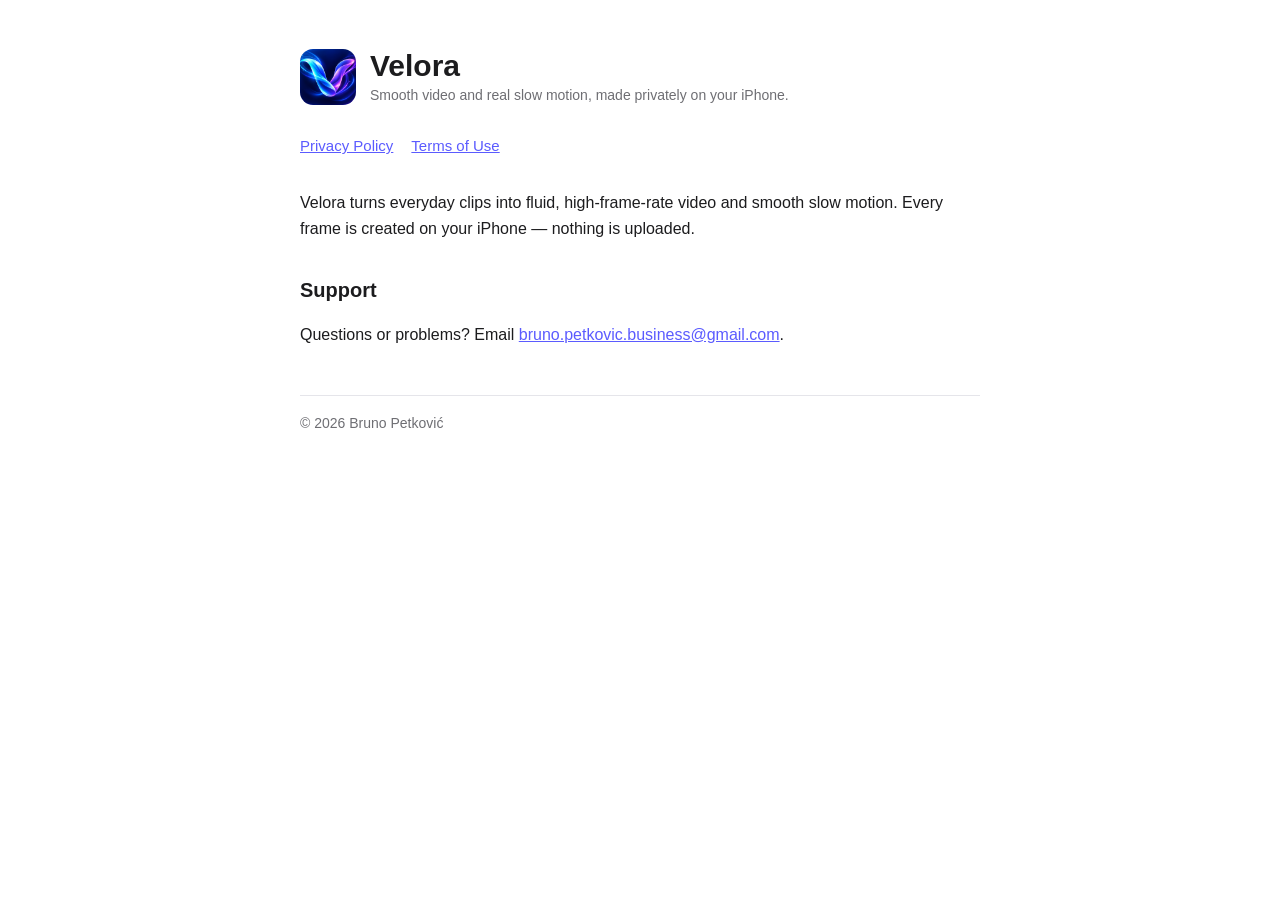
<file: index.html>
<!doctype html>
<html lang="en"><head><meta charset="utf-8"><meta name="viewport" content="width=device-width, initial-scale=1">
<title>Velora</title><link rel="stylesheet" href="style.css"></head>
<body><main>
<header><img src="icon.png" alt=""><div><h1>Velora</h1><div class="muted">Smooth video and real slow motion, made privately on your iPhone.</div></div></header>
<nav><a href="privacy.html">Privacy Policy</a><a href="terms.html">Terms of Use</a></nav>
<p>Velora turns everyday clips into fluid, high-frame-rate video and smooth slow motion. Every frame is created on your iPhone — nothing is uploaded.</p>
<h2>Support</h2>
<p>Questions or problems? Email <a href="mailto:bruno.petkovic.business@gmail.com">bruno.petkovic.business@gmail.com</a>.</p>
<footer>© 2026 Bruno Petković</footer>
</main></body></html>
</file>
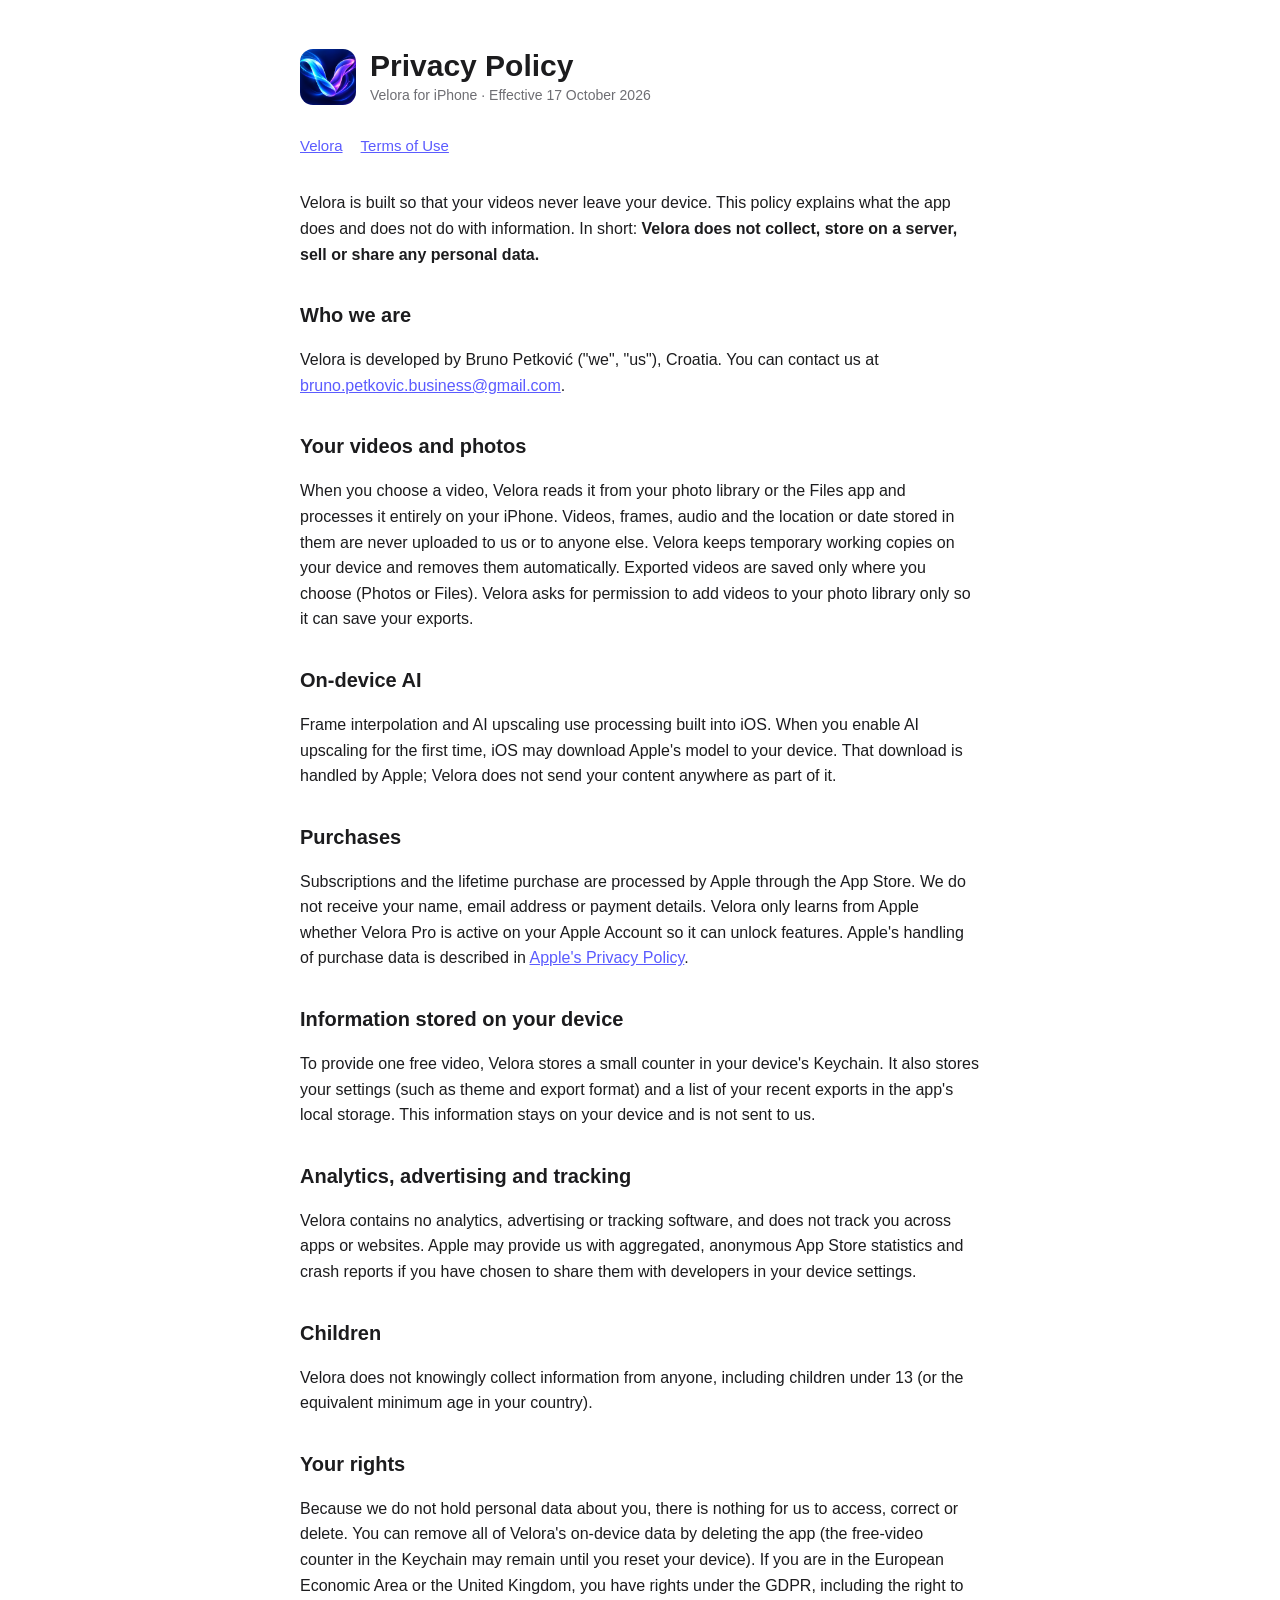
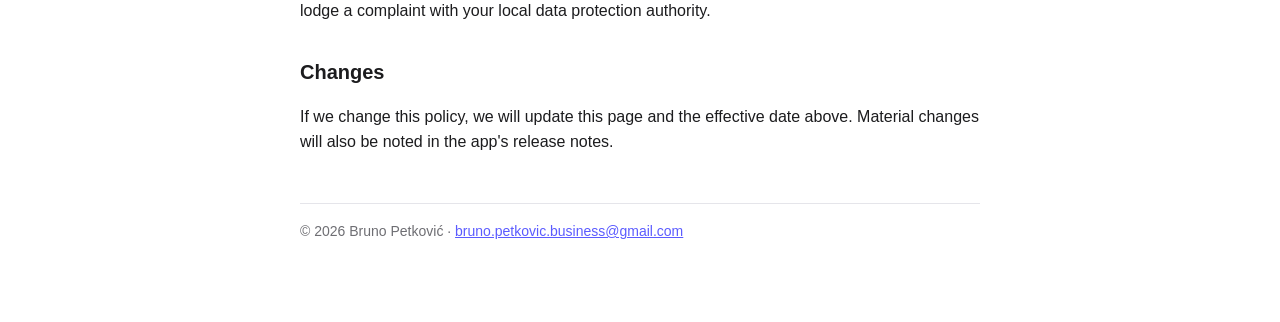
<file: privacy.html>
<!doctype html>
<html lang="en"><head><meta charset="utf-8"><meta name="viewport" content="width=device-width, initial-scale=1">
<title>Velora Privacy Policy</title><link rel="stylesheet" href="style.css"></head>
<body><main>
<header><img src="icon.png" alt=""><div><h1>Privacy Policy</h1><div class="muted">Velora for iPhone · Effective 17 October 2026</div></div></header>
<nav><a href="index.html">Velora</a><a href="terms.html">Terms of Use</a></nav>

<p>Velora is built so that your videos never leave your device. This policy explains what the app does and does not do with information. In short: <strong>Velora does not collect, store on a server, sell or share any personal data.</strong></p>

<h2>Who we are</h2>
<p>Velora is developed by Bruno Petković ("we", "us"), Croatia. You can contact us at <a href="mailto:bruno.petkovic.business@gmail.com">bruno.petkovic.business@gmail.com</a>.</p>

<h2>Your videos and photos</h2>
<p>When you choose a video, Velora reads it from your photo library or the Files app and processes it entirely on your iPhone. Videos, frames, audio and the location or date stored in them are never uploaded to us or to anyone else. Velora keeps temporary working copies on your device and removes them automatically. Exported videos are saved only where you choose (Photos or Files). Velora asks for permission to add videos to your photo library only so it can save your exports.</p>

<h2>On-device AI</h2>
<p>Frame interpolation and AI upscaling use processing built into iOS. When you enable AI upscaling for the first time, iOS may download Apple's model to your device. That download is handled by Apple; Velora does not send your content anywhere as part of it.</p>

<h2>Purchases</h2>
<p>Subscriptions and the lifetime purchase are processed by Apple through the App Store. We do not receive your name, email address or payment details. Velora only learns from Apple whether Velora Pro is active on your Apple Account so it can unlock features. Apple's handling of purchase data is described in <a href="https://www.apple.com/legal/privacy/">Apple's Privacy Policy</a>.</p>

<h2>Information stored on your device</h2>
<p>To provide one free video, Velora stores a small counter in your device's Keychain. It also stores your settings (such as theme and export format) and a list of your recent exports in the app's local storage. This information stays on your device and is not sent to us.</p>

<h2>Analytics, advertising and tracking</h2>
<p>Velora contains no analytics, advertising or tracking software, and does not track you across apps or websites. Apple may provide us with aggregated, anonymous App Store statistics and crash reports if you have chosen to share them with developers in your device settings.</p>

<h2>Children</h2>
<p>Velora does not knowingly collect information from anyone, including children under 13 (or the equivalent minimum age in your country).</p>

<h2>Your rights</h2>
<p>Because we do not hold personal data about you, there is nothing for us to access, correct or delete. You can remove all of Velora's on-device data by deleting the app (the free-video counter in the Keychain may remain until you reset your device). If you are in the European Economic Area or the United Kingdom, you have rights under the GDPR, including the right to lodge a complaint with your local data protection authority.</p>

<h2>Changes</h2>
<p>If we change this policy, we will update this page and the effective date above. Material changes will also be noted in the app's release notes.</p>

<footer>© 2026 Bruno Petković · <a href="mailto:bruno.petkovic.business@gmail.com">bruno.petkovic.business@gmail.com</a></footer>
</main></body></html>
</file>
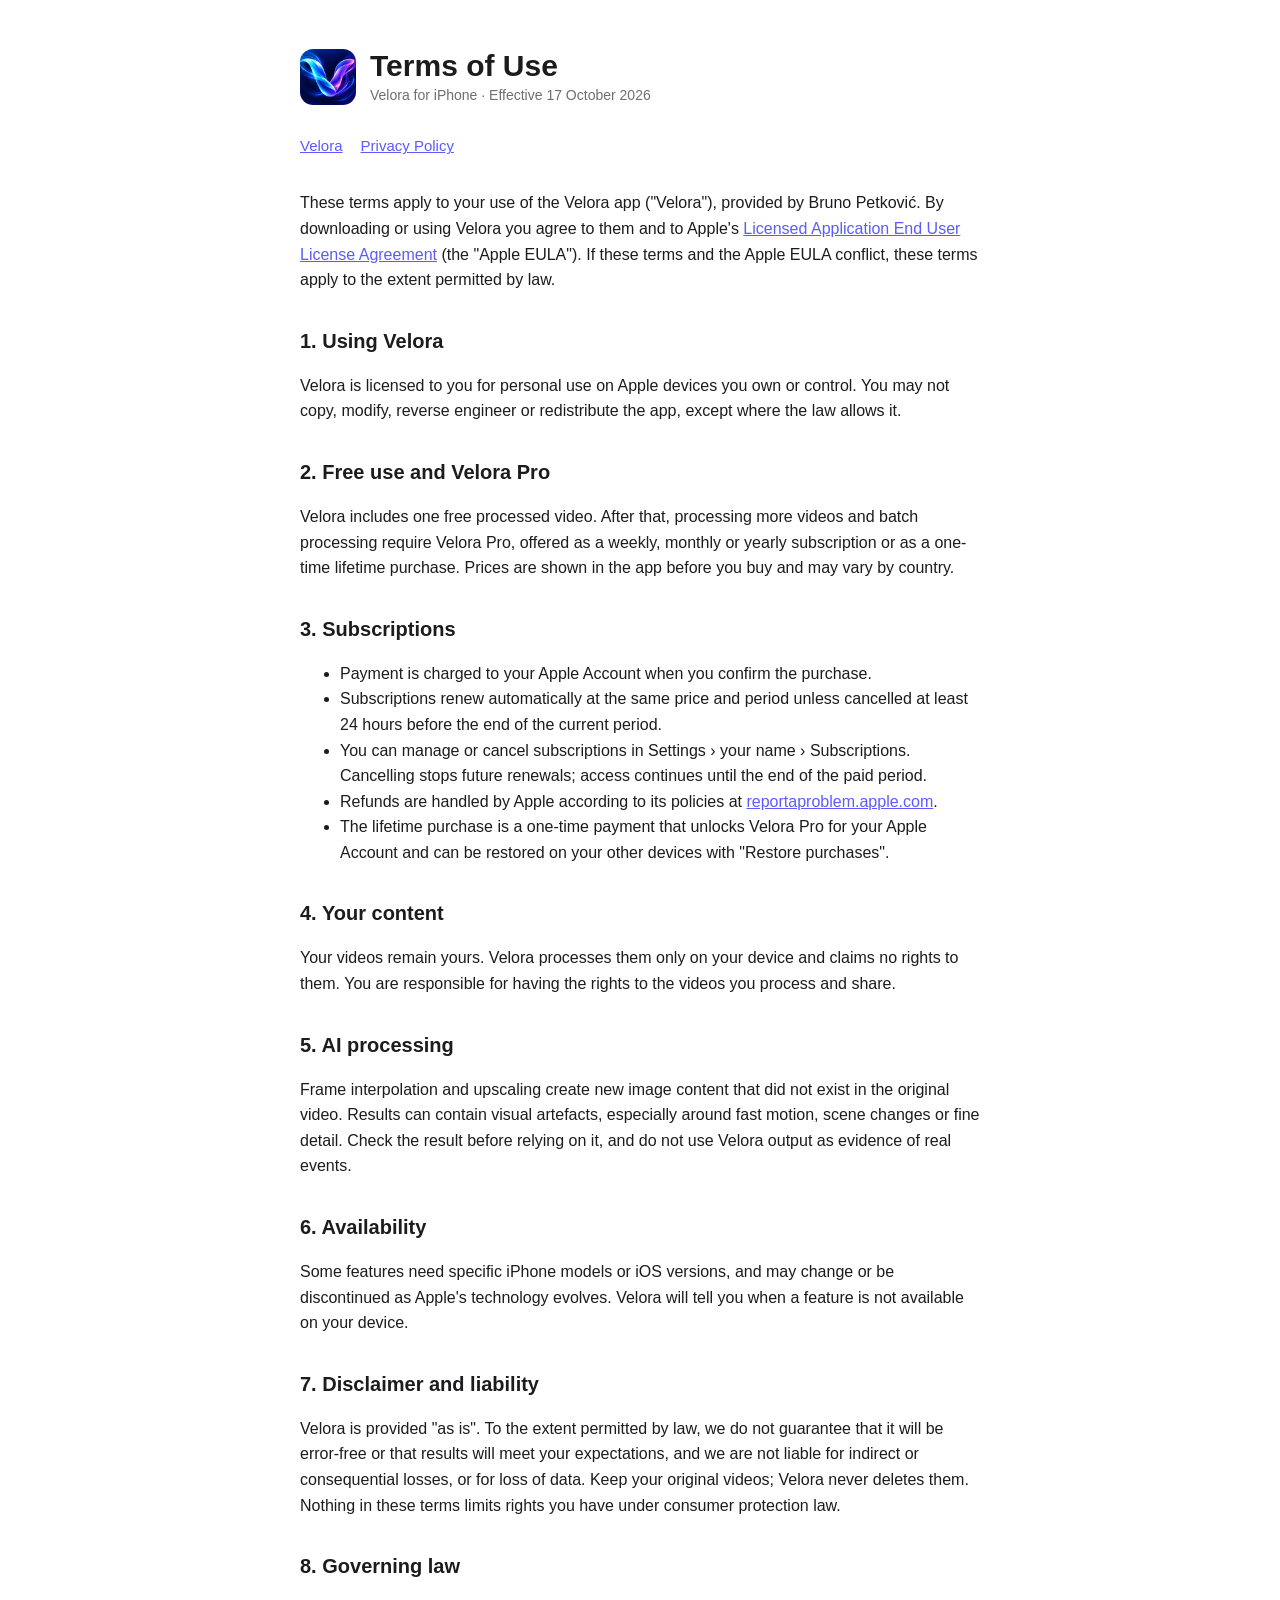
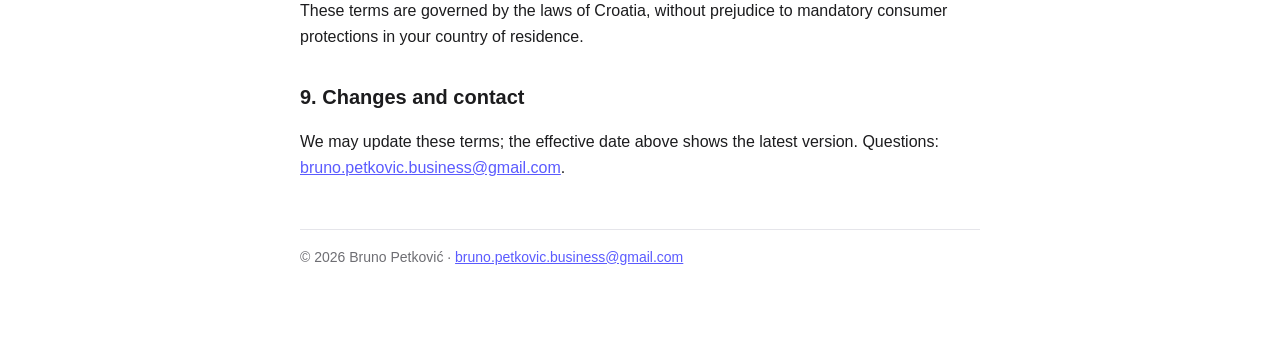
<file: terms.html>
<!doctype html>
<html lang="en"><head><meta charset="utf-8"><meta name="viewport" content="width=device-width, initial-scale=1">
<title>Velora Terms of Use</title><link rel="stylesheet" href="style.css"></head>
<body><main>
<header><img src="icon.png" alt=""><div><h1>Terms of Use</h1><div class="muted">Velora for iPhone · Effective 17 October 2026</div></div></header>
<nav><a href="index.html">Velora</a><a href="privacy.html">Privacy Policy</a></nav>

<p>These terms apply to your use of the Velora app ("Velora"), provided by Bruno Petković. By downloading or using Velora you agree to them and to Apple's <a href="https://www.apple.com/legal/internet-services/itunes/dev/stdeula/">Licensed Application End User License Agreement</a> (the "Apple EULA"). If these terms and the Apple EULA conflict, these terms apply to the extent permitted by law.</p>

<h2>1. Using Velora</h2>
<p>Velora is licensed to you for personal use on Apple devices you own or control. You may not copy, modify, reverse engineer or redistribute the app, except where the law allows it.</p>

<h2>2. Free use and Velora Pro</h2>
<p>Velora includes one free processed video. After that, processing more videos and batch processing require Velora Pro, offered as a weekly, monthly or yearly subscription or as a one-time lifetime purchase. Prices are shown in the app before you buy and may vary by country.</p>

<h2>3. Subscriptions</h2>
<ul>
<li>Payment is charged to your Apple Account when you confirm the purchase.</li>
<li>Subscriptions renew automatically at the same price and period unless cancelled at least 24 hours before the end of the current period.</li>
<li>You can manage or cancel subscriptions in Settings › your name › Subscriptions. Cancelling stops future renewals; access continues until the end of the paid period.</li>
<li>Refunds are handled by Apple according to its policies at <a href="https://reportaproblem.apple.com">reportaproblem.apple.com</a>.</li>
<li>The lifetime purchase is a one-time payment that unlocks Velora Pro for your Apple Account and can be restored on your other devices with "Restore purchases".</li>
</ul>

<h2>4. Your content</h2>
<p>Your videos remain yours. Velora processes them only on your device and claims no rights to them. You are responsible for having the rights to the videos you process and share.</p>

<h2>5. AI processing</h2>
<p>Frame interpolation and upscaling create new image content that did not exist in the original video. Results can contain visual artefacts, especially around fast motion, scene changes or fine detail. Check the result before relying on it, and do not use Velora output as evidence of real events.</p>

<h2>6. Availability</h2>
<p>Some features need specific iPhone models or iOS versions, and may change or be discontinued as Apple's technology evolves. Velora will tell you when a feature is not available on your device.</p>

<h2>7. Disclaimer and liability</h2>
<p>Velora is provided "as is". To the extent permitted by law, we do not guarantee that it will be error-free or that results will meet your expectations, and we are not liable for indirect or consequential losses, or for loss of data. Keep your original videos; Velora never deletes them. Nothing in these terms limits rights you have under consumer protection law.</p>

<h2>8. Governing law</h2>
<p>These terms are governed by the laws of Croatia, without prejudice to mandatory consumer protections in your country of residence.</p>

<h2>9. Changes and contact</h2>
<p>We may update these terms; the effective date above shows the latest version. Questions: <a href="mailto:bruno.petkovic.business@gmail.com">bruno.petkovic.business@gmail.com</a>.</p>

<footer>© 2026 Bruno Petković · <a href="mailto:bruno.petkovic.business@gmail.com">bruno.petkovic.business@gmail.com</a></footer>
</main></body></html>
</file>
<file: style.css>
:root { --bg:#ffffff; --text:#1c1c1e; --muted:#6e6e73; --accent:#5b5bff; --line:#e5e5ea; }
@media (prefers-color-scheme: dark) { :root { --bg:#0b0b14; --text:#f2f2f7; --muted:#a1a1aa; --accent:#8c8cff; --line:#2c2c36; } }
* { box-sizing: border-box; }
body { margin:0; background:var(--bg); color:var(--text); font:16px/1.6 -apple-system, BlinkMacSystemFont, "Segoe UI", Helvetica, Arial, sans-serif; }
main { max-width: 720px; margin: 0 auto; padding: 48px 20px 80px; }
header { display:flex; align-items:center; gap:14px; margin-bottom:28px; }
header img { width:56px; height:56px; border-radius:13px; }
h1 { font-size: 30px; line-height:1.2; margin: 0; }
h2 { font-size: 20px; margin: 32px 0 8px; }
p, li { color: var(--text); }
.muted { color: var(--muted); font-size: 14px; }
a { color: var(--accent); }
nav { display:flex; gap:18px; margin: 8px 0 32px; font-size: 15px; }
footer { margin-top: 48px; padding-top: 16px; border-top: 1px solid var(--line); color: var(--muted); font-size: 14px; }
</file>
